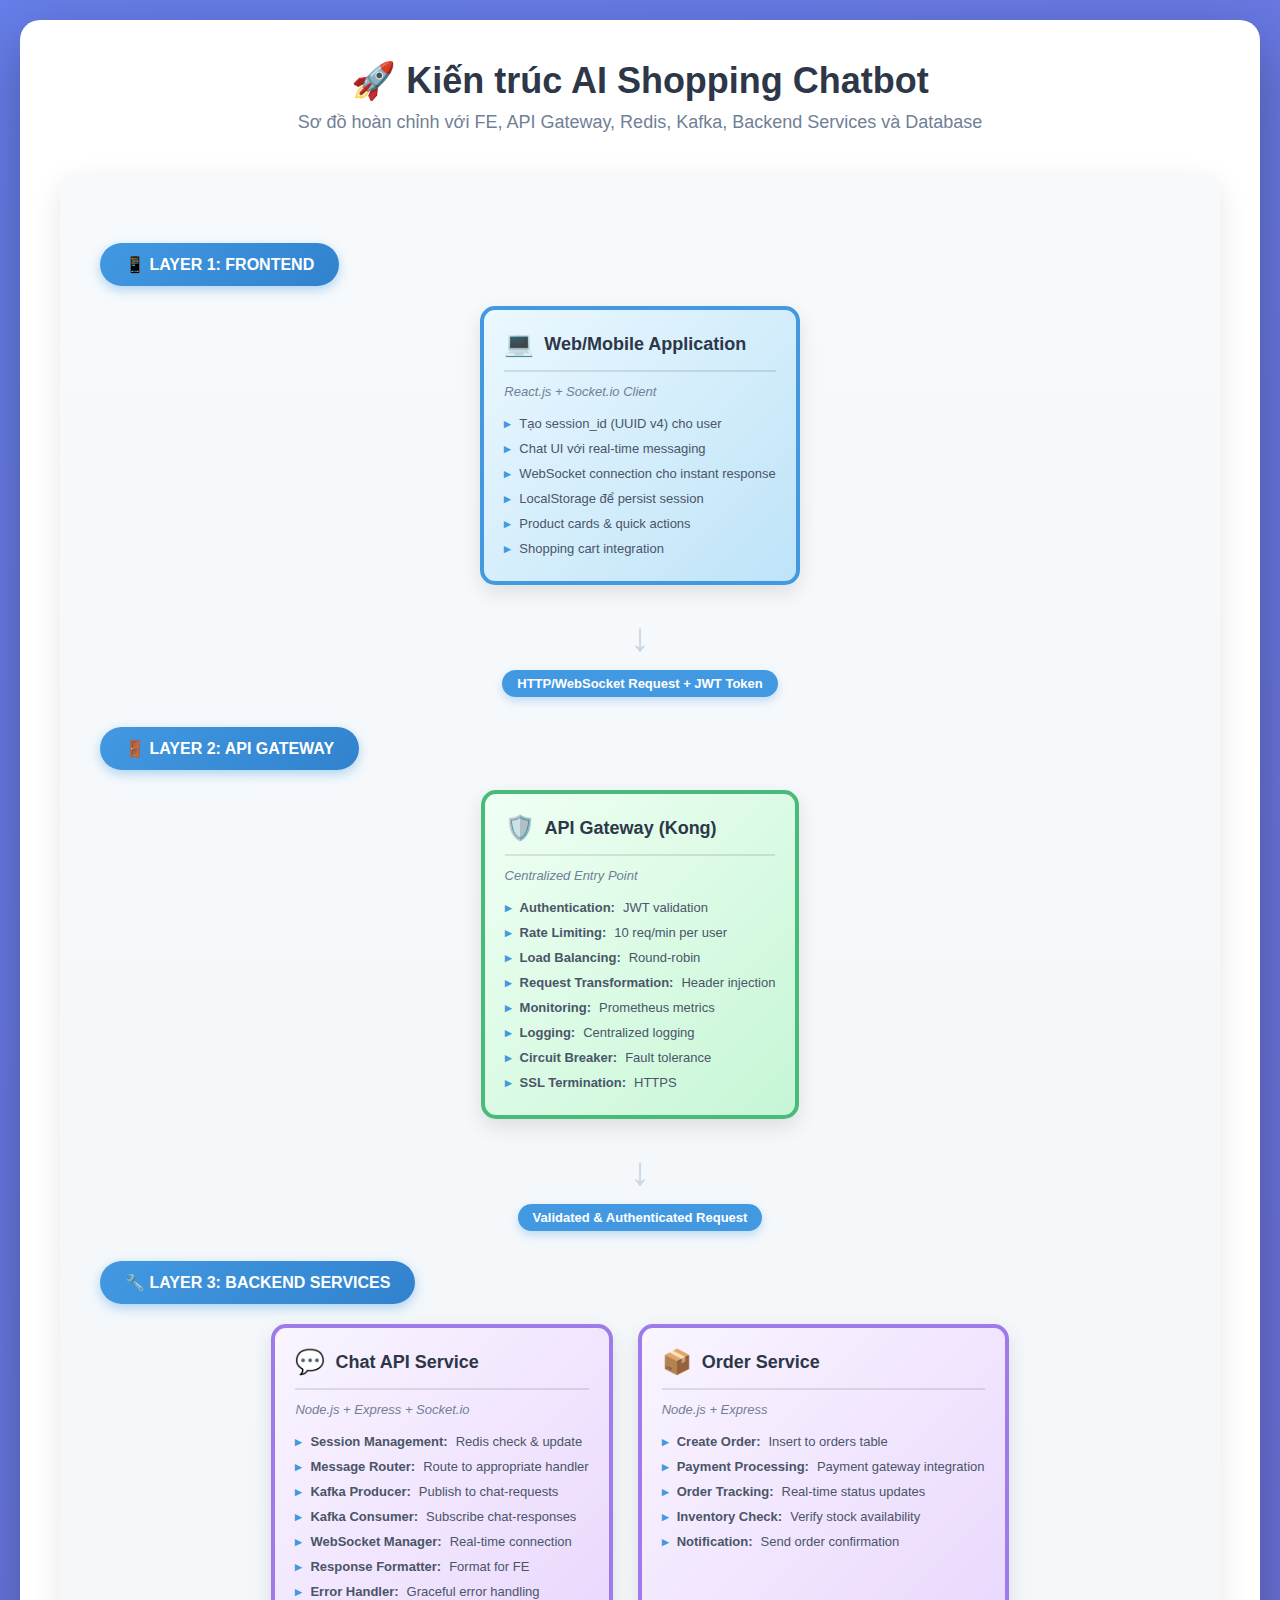
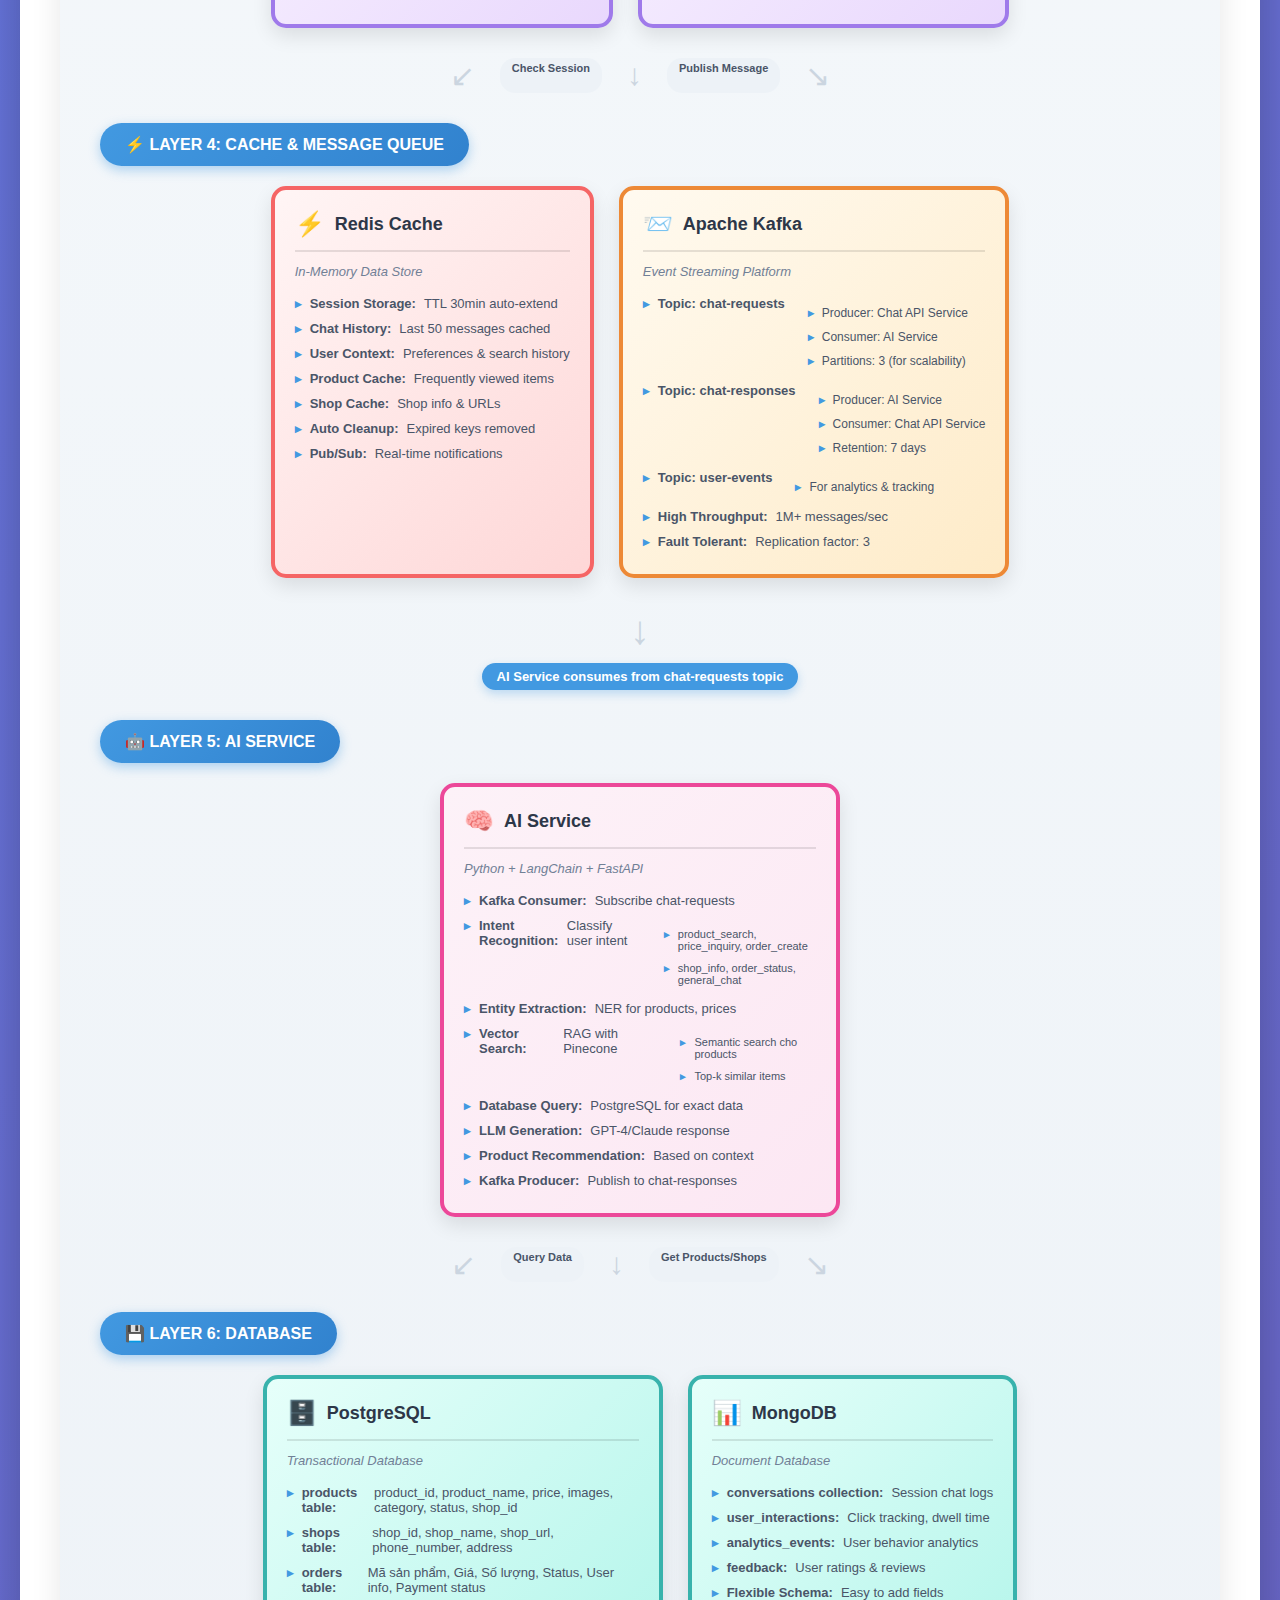
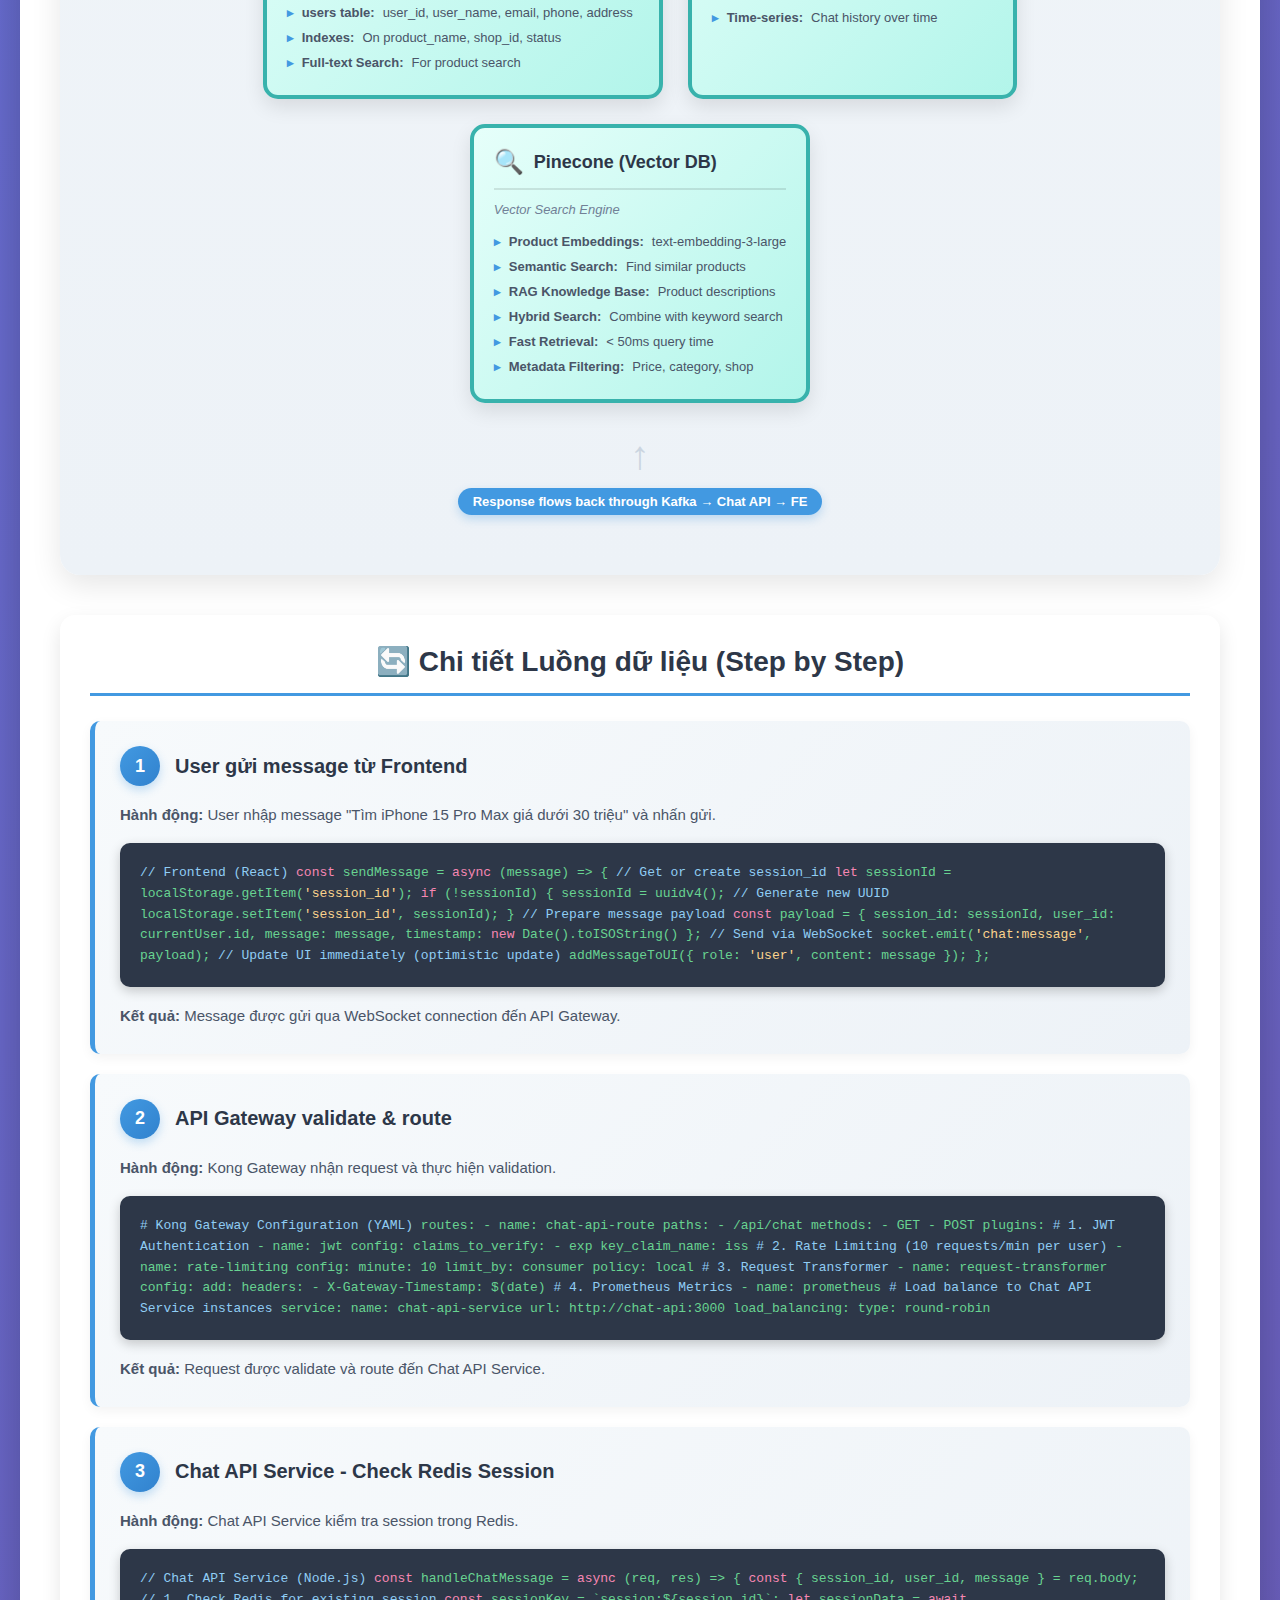
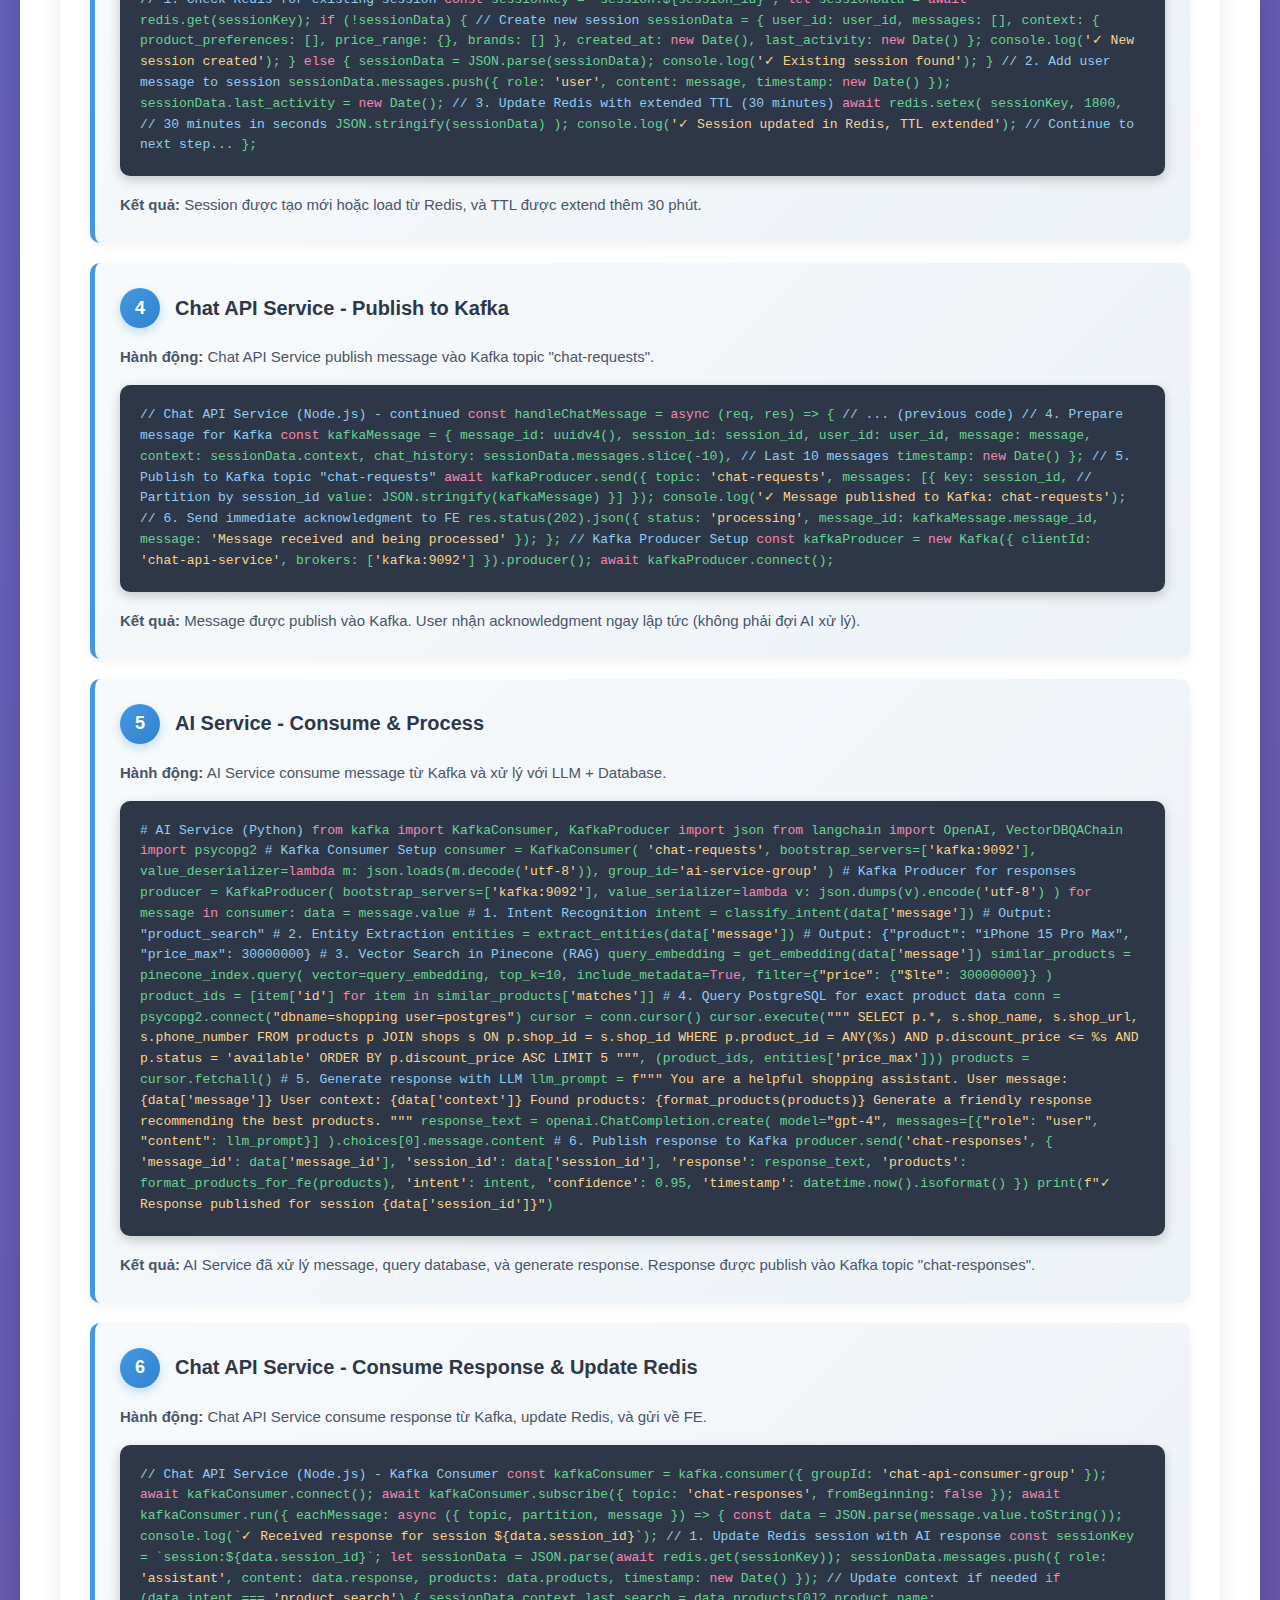
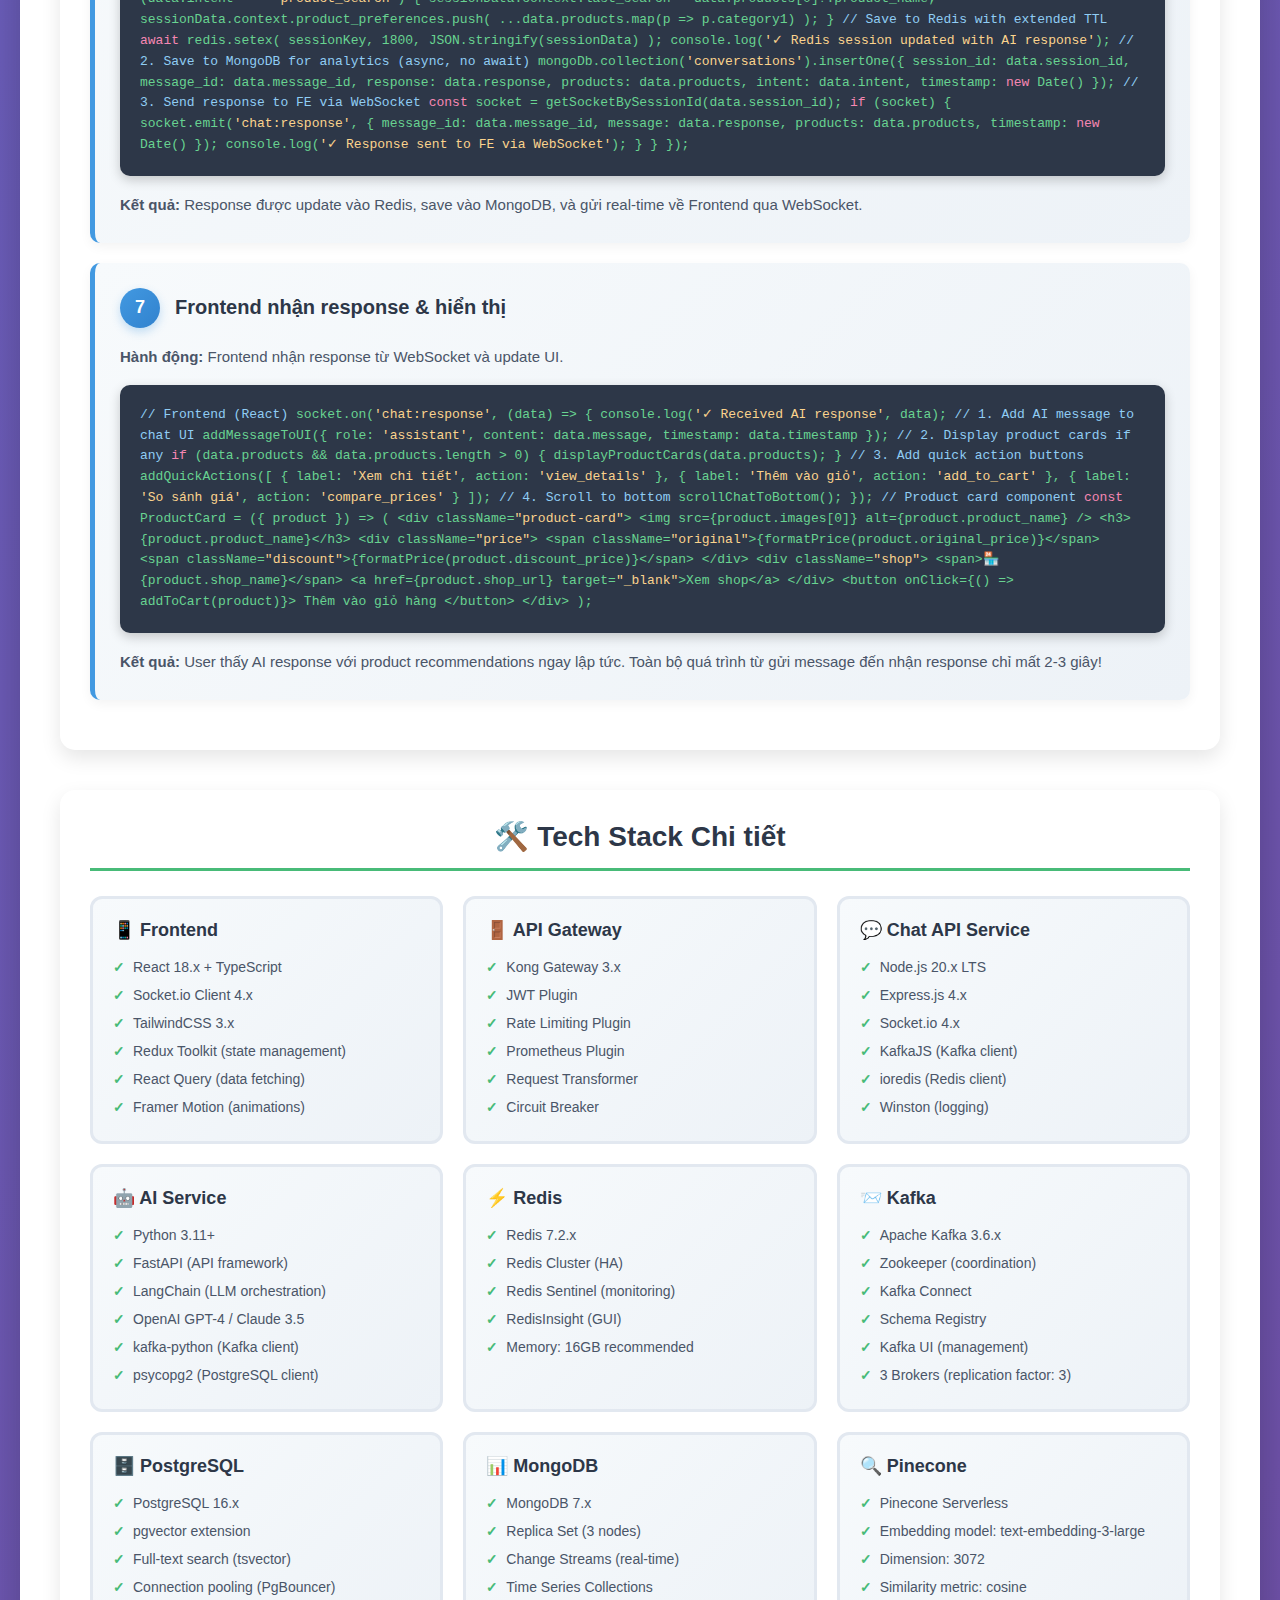
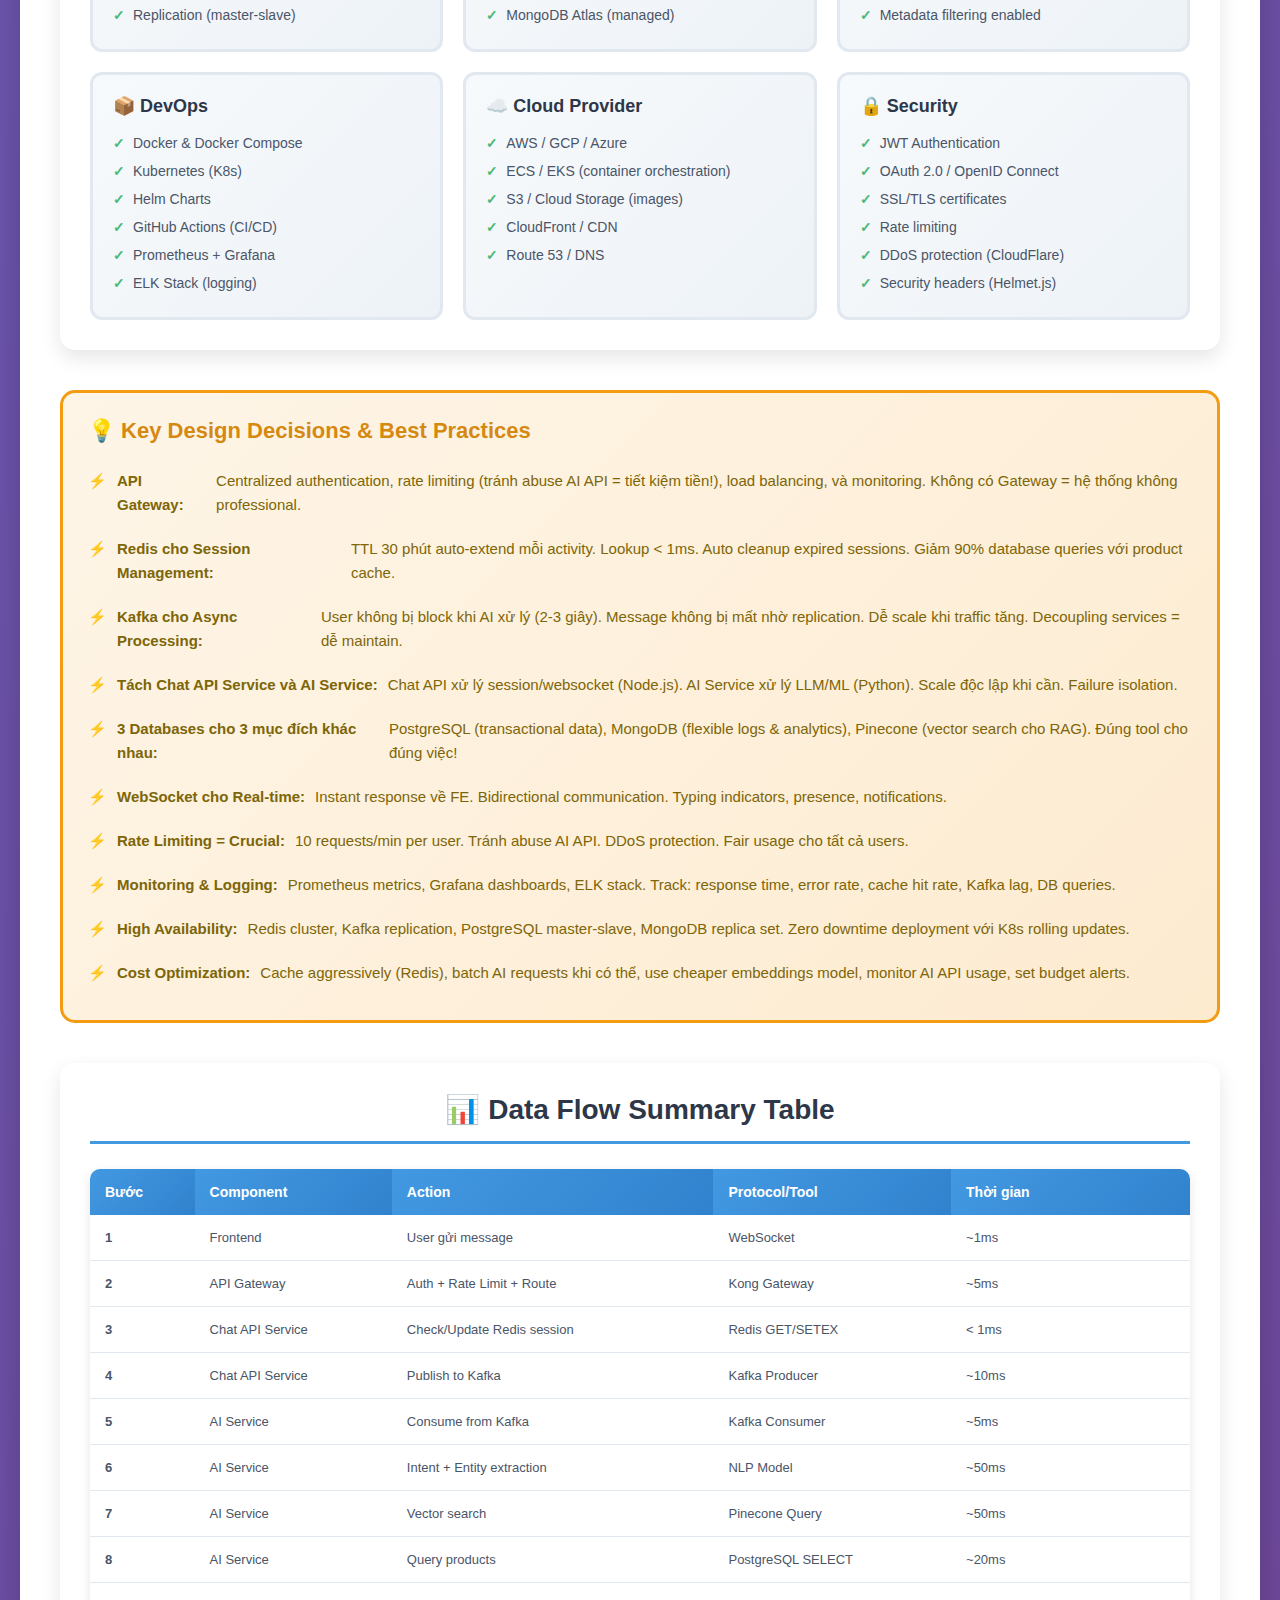
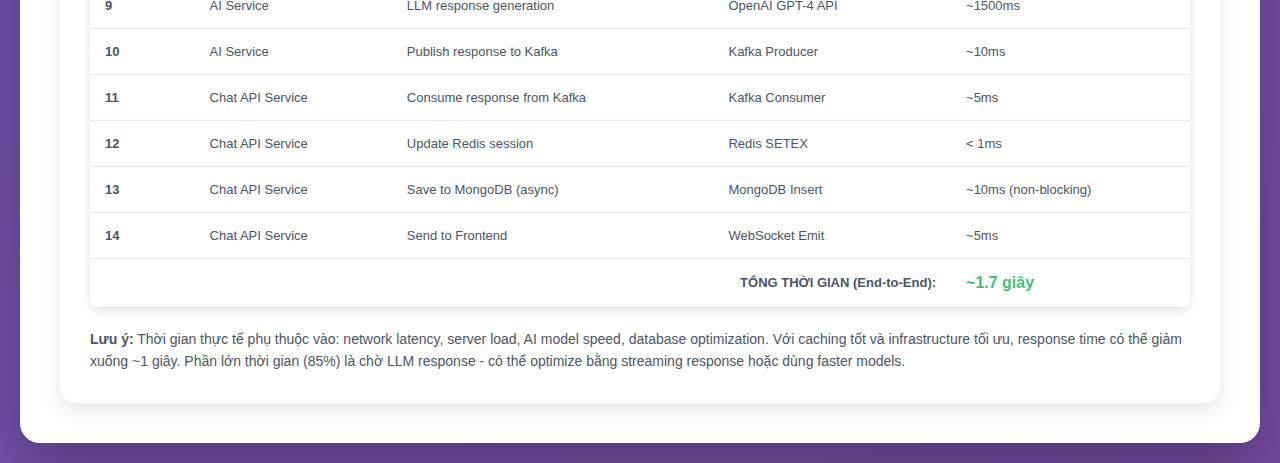
<file: app/flow.html>
<!DOCTYPE html>
<html lang="vi">
<head>
    <meta charset="UTF-8">
    <meta name="viewport" content="width=device-width, initial-scale=1.0">
    <title>Kiến trúc AI Shopping Chatbot - Sơ đồ Hoàn chỉnh</title>
    <style>
        * {
            margin: 0;
            padding: 0;
            box-sizing: border-box;
        }
        
        body {
            font-family: 'Segoe UI', Tahoma, Geneva, Verdana, sans-serif;
            background: linear-gradient(135deg, #667eea 0%, #764ba2 100%);
            padding: 20px;
            min-height: 100vh;
        }
        
        .container {
            max-width: 1800px;
            margin: 0 auto;
            background: white;
            border-radius: 20px;
            padding: 40px;
            box-shadow: 0 20px 60px rgba(0,0,0,0.3);
        }
        
        h1 {
            text-align: center;
            color: #2d3748;
            margin-bottom: 10px;
            font-size: 36px;
            font-weight: bold;
        }
        
        .subtitle {
            text-align: center;
            color: #718096;
            margin-bottom: 40px;
            font-size: 18px;
        }
        
        .architecture-diagram {
            background: linear-gradient(to bottom, #f7fafc, #edf2f7);
            border-radius: 20px;
            padding: 40px;
            margin-bottom: 40px;
            box-shadow: 0 10px 30px rgba(0,0,0,0.1);
        }
        
        .layer {
            margin: 30px 0;
            position: relative;
        }
        
        .layer-title {
            background: linear-gradient(135deg, #4299e1, #3182ce);
            color: white;
            padding: 12px 25px;
            border-radius: 30px;
            font-weight: bold;
            font-size: 16px;
            display: inline-block;
            margin-bottom: 20px;
            box-shadow: 0 4px 12px rgba(66, 153, 225, 0.4);
        }
        
        .components-row {
            display: flex;
            justify-content: center;
            gap: 25px;
            flex-wrap: wrap;
            position: relative;
        }
        
        .component {
            background: white;
            border: 4px solid;
            border-radius: 15px;
            padding: 20px;
            min-width: 250px;
            max-width: 400px;
            box-shadow: 0 8px 20px rgba(0,0,0,0.1);
            transition: all 0.3s ease;
            position: relative;
        }
        
        .component:hover {
            transform: translateY(-5px);
            box-shadow: 0 12px 30px rgba(0,0,0,0.15);
        }
        
        .component-header {
            display: flex;
            align-items: center;
            gap: 10px;
            margin-bottom: 12px;
            padding-bottom: 12px;
            border-bottom: 2px solid rgba(0,0,0,0.1);
        }
        
        .component-icon {
            font-size: 24px;
        }
        
        .component-title {
            font-size: 18px;
            font-weight: bold;
            color: #2d3748;
        }
        
        .component-subtitle {
            font-size: 13px;
            color: #718096;
            margin-bottom: 12px;
            font-style: italic;
        }
        
        .component-features {
            list-style: none;
            padding: 0;
        }
        
        .component-features li {
            padding: 5px 0;
            font-size: 13px;
            color: #4a5568;
            display: flex;
            align-items: flex-start;
            gap: 8px;
        }
        
        .component-features li:before {
            content: "▸";
            color: #4299e1;
            font-weight: bold;
            flex-shrink: 0;
        }
        
        .component.frontend {
            border-color: #4299e1;
            background: linear-gradient(135deg, #ebf8ff 0%, #bee3f8 100%);
        }
        
        .component.gateway {
            border-color: #48bb78;
            background: linear-gradient(135deg, #f0fff4 0%, #c6f6d5 100%);
        }
        
        .component.redis {
            border-color: #f56565;
            background: linear-gradient(135deg, #fff5f5 0%, #fed7d7 100%);
        }
        
        .component.kafka {
            border-color: #ed8936;
            background: linear-gradient(135deg, #fffaf0 0%, #feebc8 100%);
        }
        
        .component.backend {
            border-color: #9f7aea;
            background: linear-gradient(135deg, #faf5ff 0%, #e9d8fd 100%);
        }
        
        .component.ai {
            border-color: #ec4899;
            background: linear-gradient(135deg, #fdf2f8 0%, #fce7f3 100%);
        }
        
        .component.database {
            border-color: #38b2ac;
            background: linear-gradient(135deg, #e6fffa 0%, #b2f5ea 100%);
        }
        
        .arrow-container {
            text-align: center;
            margin: 20px 0;
            position: relative;
        }
        
        .arrow {
            font-size: 40px;
            color: #cbd5e0;
            animation: bounce 2s infinite;
        }
        
        @keyframes bounce {
            0%, 100% { transform: translateY(0); }
            50% { transform: translateY(-10px); }
        }
        
        .arrow-label {
            display: inline-block;
            background: #4299e1;
            color: white;
            padding: 6px 15px;
            border-radius: 20px;
            font-size: 13px;
            font-weight: bold;
            margin-top: 10px;
            box-shadow: 0 4px 10px rgba(66, 153, 225, 0.3);
        }
        
        .connection-arrows {
            text-align: center;
            font-size: 30px;
            color: #cbd5e0;
            margin: 15px 0;
            display: flex;
            justify-content: center;
            gap: 20px;
        }
        
        .connection-label {
            background: #edf2f7;
            color: #4a5568;
            padding: 4px 12px;
            border-radius: 15px;
            font-size: 11px;
            font-weight: bold;
            display: inline-block;
            margin: 0 5px;
        }
        
        .flow-details {
            background: white;
            border-radius: 15px;
            padding: 30px;
            margin-top: 40px;
            box-shadow: 0 8px 20px rgba(0,0,0,0.1);
        }
        
        .flow-details h2 {
            color: #2d3748;
            margin-bottom: 25px;
            font-size: 28px;
            text-align: center;
            border-bottom: 3px solid #4299e1;
            padding-bottom: 15px;
        }
        
        .flow-step {
            background: linear-gradient(135deg, #f7fafc 0%, #edf2f7 100%);
            border-left: 5px solid #4299e1;
            border-radius: 10px;
            padding: 25px;
            margin: 20px 0;
            box-shadow: 0 4px 12px rgba(0,0,0,0.05);
        }
        
        .flow-step-header {
            display: flex;
            align-items: center;
            gap: 15px;
            margin-bottom: 15px;
        }
        
        .step-number {
            background: linear-gradient(135deg, #4299e1, #3182ce);
            color: white;
            width: 40px;
            height: 40px;
            border-radius: 50%;
            display: flex;
            align-items: center;
            justify-content: center;
            font-weight: bold;
            font-size: 18px;
            box-shadow: 0 4px 10px rgba(66, 153, 225, 0.3);
        }
        
        .flow-step h3 {
            color: #2d3748;
            font-size: 20px;
            flex: 1;
        }
        
        .flow-step-content {
            color: #4a5568;
            line-height: 1.8;
            font-size: 15px;
        }
        
        .code-block {
            background: #2d3748;
            color: #68d391;
            padding: 20px;
            border-radius: 10px;
            overflow-x: auto;
            font-family: 'Courier New', monospace;
            font-size: 13px;
            margin: 15px 0;
            line-height: 1.6;
            box-shadow: 0 4px 12px rgba(0,0,0,0.2);
        }
        
        .code-block .comment {
            color: #90cdf4;
        }
        
        .code-block .keyword {
            color: #f687b3;
        }
        
        .code-block .string {
            color: #fbd38d;
        }
        
        .tech-stack {
            background: white;
            border-radius: 15px;
            padding: 30px;
            margin-top: 40px;
            box-shadow: 0 8px 20px rgba(0,0,0,0.1);
        }
        
        .tech-stack h2 {
            color: #2d3748;
            margin-bottom: 25px;
            font-size: 28px;
            text-align: center;
            border-bottom: 3px solid #48bb78;
            padding-bottom: 15px;
        }
        
        .tech-grid {
            display: grid;
            grid-template-columns: repeat(auto-fit, minmax(300px, 1fr));
            gap: 20px;
            margin-top: 25px;
        }
        
        .tech-card {
            background: linear-gradient(135deg, #f7fafc 0%, #edf2f7 100%);
            border: 3px solid #e2e8f0;
            border-radius: 12px;
            padding: 20px;
            transition: all 0.3s ease;
        }
        
        .tech-card:hover {
            transform: translateY(-3px);
            box-shadow: 0 8px 20px rgba(0,0,0,0.1);
            border-color: #4299e1;
        }
        
        .tech-card h4 {
            color: #2d3748;
            font-size: 18px;
            margin-bottom: 12px;
            display: flex;
            align-items: center;
            gap: 10px;
        }
        
        .tech-card ul {
            list-style: none;
            padding: 0;
        }
        
        .tech-card li {
            padding: 6px 0;
            font-size: 14px;
            color: #4a5568;
            display: flex;
            align-items: center;
            gap: 8px;
        }
        
        .tech-card li:before {
            content: "✓";
            color: #48bb78;
            font-weight: bold;
        }
        
        .highlight-box {
            background: linear-gradient(135deg, #fef5e7, #fdebd0);
            border: 3px solid #f39c12;
            border-radius: 15px;
            padding: 25px;
            margin-top: 40px;
        }
        
        .highlight-box h3 {
            color: #d68910;
            margin-bottom: 15px;
            font-size: 22px;
            display: flex;
            align-items: center;
            gap: 10px;
        }
        
        .highlight-box ul {
            list-style: none;
            padding: 0;
        }
        
        .highlight-box li {
            padding: 10px 0;
            color: #7d6608;
            font-size: 15px;
            line-height: 1.6;
            display: flex;
            align-items: flex-start;
            gap: 10px;
        }
        
        .highlight-box li:before {
            content: "⚡";
            flex-shrink: 0;
        }
        
        .data-flow-table {
            width: 100%;
            border-collapse: collapse;
            margin: 20px 0;
            background: white;
            border-radius: 10px;
            overflow: hidden;
            box-shadow: 0 4px 12px rgba(0,0,0,0.1);
        }
        
        .data-flow-table th {
            background: linear-gradient(135deg, #4299e1, #3182ce);
            color: white;
            padding: 15px;
            text-align: left;
            font-size: 14px;
            font-weight: bold;
        }
        
        .data-flow-table td {
            padding: 15px;
            border-bottom: 1px solid #e2e8f0;
            font-size: 13px;
            color: #4a5568;
        }
        
        .data-flow-table tr:hover {
            background: #f7fafc;
        }
        
        .summary-box {
            background: linear-gradient(135deg, #2d3748, #1a202c);
            color: white;
            border-radius: 20px;
            padding: 40px;
            margin-top: 50px;
            text-align: center;
            box-shadow: 0 10px 30px rgba(0,0,0,0.3);
        }
        
        .summary-box h2 {
            font-size: 32px;
            margin-bottom: 20px;
            color: #68d391;
        }
        
        .summary-box p {
            font-size: 18px;
            line-height: 1.8;
            max-width: 1000px;
            margin: 0 auto 20px;
            color: #e2e8f0;
        }
        
        .summary-stats {
            display: flex;
            justify-content: center;
            gap: 40px;
            margin-top: 30px;
            flex-wrap: wrap;
        }
        
        .stat-item {
            text-align: center;
        }
        
        .stat-number {
            font-size: 48px;
            font-weight: bold;
            color: #68d391;
            display: block;
        }
        
        .stat-label {
            font-size: 14px;
            color: #cbd5e0;
            margin-top: 5px;
        }
    </style>
</head>
<body>
    <div class="container">
        <h1>🚀 Kiến trúc AI Shopping Chatbot</h1>
        <p class="subtitle">Sơ đồ hoàn chỉnh với FE, API Gateway, Redis, Kafka, Backend Services và Database</p>
        
        <div class="architecture-diagram">
            <!-- Layer 1: Frontend -->
            <div class="layer">
                <div class="layer-title">📱 LAYER 1: FRONTEND</div>
                <div class="components-row">
                    <div class="component frontend">
                        <div class="component-header">
                            <span class="component-icon">💻</span>
                            <span class="component-title">Web/Mobile Application</span>
                        </div>
                        <div class="component-subtitle">React.js + Socket.io Client</div>
                        <ul class="component-features">
                            <li>Tạo session_id (UUID v4) cho user</li>
                            <li>Chat UI với real-time messaging</li>
                            <li>WebSocket connection cho instant response</li>
                            <li>LocalStorage để persist session</li>
                            <li>Product cards & quick actions</li>
                            <li>Shopping cart integration</li>
                        </ul>
                    </div>
                </div>
            </div>
            
            <div class="arrow-container">
                <div class="arrow">↓</div>
                <div class="arrow-label">HTTP/WebSocket Request + JWT Token</div>
            </div>
            
            <!-- Layer 2: API Gateway -->
            <div class="layer">
                <div class="layer-title">🚪 LAYER 2: API GATEWAY</div>
                <div class="components-row">
                    <div class="component gateway">
                        <div class="component-header">
                            <span class="component-icon">🛡️</span>
                            <span class="component-title">API Gateway (Kong)</span>
                        </div>
                        <div class="component-subtitle">Centralized Entry Point</div>
                        <ul class="component-features">
                            <li><strong>Authentication:</strong> JWT validation</li>
                            <li><strong>Rate Limiting:</strong> 10 req/min per user</li>
                            <li><strong>Load Balancing:</strong> Round-robin</li>
                            <li><strong>Request Transformation:</strong> Header injection</li>
                            <li><strong>Monitoring:</strong> Prometheus metrics</li>
                            <li><strong>Logging:</strong> Centralized logging</li>
                            <li><strong>Circuit Breaker:</strong> Fault tolerance</li>
                            <li><strong>SSL Termination:</strong> HTTPS</li>
                        </ul>
                    </div>
                </div>
            </div>
            
            <div class="arrow-container">
                <div class="arrow">↓</div>
                <div class="arrow-label">Validated & Authenticated Request</div>
            </div>
            
            <!-- Layer 3: Backend Services -->
            <div class="layer">
                <div class="layer-title">🔧 LAYER 3: BACKEND SERVICES</div>
                <div class="components-row">
                    <div class="component backend">
                        <div class="component-header">
                            <span class="component-icon">💬</span>
                            <span class="component-title">Chat API Service</span>
                        </div>
                        <div class="component-subtitle">Node.js + Express + Socket.io</div>
                        <ul class="component-features">
                            <li><strong>Session Management:</strong> Redis check & update</li>
                            <li><strong>Message Router:</strong> Route to appropriate handler</li>
                            <li><strong>Kafka Producer:</strong> Publish to chat-requests</li>
                            <li><strong>Kafka Consumer:</strong> Subscribe chat-responses</li>
                            <li><strong>WebSocket Manager:</strong> Real-time connection</li>
                            <li><strong>Response Formatter:</strong> Format for FE</li>
                            <li><strong>Error Handler:</strong> Graceful error handling</li>
                        </ul>
                    </div>
                    
                    <div class="component backend">
                        <div class="component-header">
                            <span class="component-icon">📦</span>
                            <span class="component-title">Order Service</span>
                        </div>
                        <div class="component-subtitle">Node.js + Express</div>
                        <ul class="component-features">
                            <li><strong>Create Order:</strong> Insert to orders table</li>
                            <li><strong>Payment Processing:</strong> Payment gateway integration</li>
                            <li><strong>Order Tracking:</strong> Real-time status updates</li>
                            <li><strong>Inventory Check:</strong> Verify stock availability</li>
                            <li><strong>Notification:</strong> Send order confirmation</li>
                        </ul>
                    </div>
                </div>
            </div>
            
            <div class="connection-arrows">
                <span>↙</span>
                <span class="connection-label">Check Session</span>
                <span>↓</span>
                <span class="connection-label">Publish Message</span>
                <span>↘</span>
            </div>
            
            <!-- Layer 4: Cache & Message Queue -->
            <div class="layer">
                <div class="layer-title">⚡ LAYER 4: CACHE & MESSAGE QUEUE</div>
                <div class="components-row">
                    <div class="component redis">
                        <div class="component-header">
                            <span class="component-icon">⚡</span>
                            <span class="component-title">Redis Cache</span>
                        </div>
                        <div class="component-subtitle">In-Memory Data Store</div>
                        <ul class="component-features">
                            <li><strong>Session Storage:</strong> TTL 30min auto-extend</li>
                            <li><strong>Chat History:</strong> Last 50 messages cached</li>
                            <li><strong>User Context:</strong> Preferences & search history</li>
                            <li><strong>Product Cache:</strong> Frequently viewed items</li>
                            <li><strong>Shop Cache:</strong> Shop info & URLs</li>
                            <li><strong>Auto Cleanup:</strong> Expired keys removed</li>
                            <li><strong>Pub/Sub:</strong> Real-time notifications</li>
                        </ul>
                    </div>
                    
                    <div class="component kafka">
                        <div class="component-header">
                            <span class="component-icon">📨</span>
                            <span class="component-title">Apache Kafka</span>
                        </div>
                        <div class="component-subtitle">Event Streaming Platform</div>
                        <ul class="component-features">
                            <li><strong>Topic: chat-requests</strong>
                                <ul style="margin-left: 15px; margin-top: 5px;">
                                    <li style="font-size: 12px;">Producer: Chat API Service</li>
                                    <li style="font-size: 12px;">Consumer: AI Service</li>
                                    <li style="font-size: 12px;">Partitions: 3 (for scalability)</li>
                                </ul>
                            </li>
                            <li><strong>Topic: chat-responses</strong>
                                <ul style="margin-left: 15px; margin-top: 5px;">
                                    <li style="font-size: 12px;">Producer: AI Service</li>
                                    <li style="font-size: 12px;">Consumer: Chat API Service</li>
                                    <li style="font-size: 12px;">Retention: 7 days</li>
                                </ul>
                            </li>
                            <li><strong>Topic: user-events</strong>
                                <ul style="margin-left: 15px; margin-top: 5px;">
                                    <li style="font-size: 12px;">For analytics & tracking</li>
                                </ul>
                            </li>
                            <li><strong>High Throughput:</strong> 1M+ messages/sec</li>
                            <li><strong>Fault Tolerant:</strong> Replication factor: 3</li>
                        </ul>
                    </div>
                </div>
            </div>
            
            <div class="arrow-container">
                <div class="arrow">↓</div>
                <div class="arrow-label">AI Service consumes from chat-requests topic</div>
            </div>
            
            <!-- Layer 5: AI Service -->
            <div class="layer">
                <div class="layer-title">🤖 LAYER 5: AI SERVICE</div>
                <div class="components-row">
                    <div class="component ai">
                        <div class="component-header">
                            <span class="component-icon">🧠</span>
                            <span class="component-title">AI Service</span>
                        </div>
                        <div class="component-subtitle">Python + LangChain + FastAPI</div>
                        <ul class="component-features">
                            <li><strong>Kafka Consumer:</strong> Subscribe chat-requests</li>
                            <li><strong>Intent Recognition:</strong> Classify user intent
                                <ul style="margin-left: 15px; margin-top: 5px;">
                                    <li style="font-size: 11px;">product_search, price_inquiry, order_create</li>
                                    <li style="font-size: 11px;">shop_info, order_status, general_chat</li>
                                </ul>
                            </li>
                            <li><strong>Entity Extraction:</strong> NER for products, prices</li>
                            <li><strong>Vector Search:</strong> RAG with Pinecone
                                <ul style="margin-left: 15px; margin-top: 5px;">
                                    <li style="font-size: 11px;">Semantic search cho products</li>
                                    <li style="font-size: 11px;">Top-k similar items</li>
                                </ul>
                            </li>
                            <li><strong>Database Query:</strong> PostgreSQL for exact data</li>
                            <li><strong>LLM Generation:</strong> GPT-4/Claude response</li>
                            <li><strong>Product Recommendation:</strong> Based on context</li>
                            <li><strong>Kafka Producer:</strong> Publish to chat-responses</li>
                        </ul>
                    </div>
                </div>
            </div>
            
            <div class="connection-arrows">
                <span>↙</span>
                <span class="connection-label">Query Data</span>
                <span>↓</span>
                <span class="connection-label">Get Products/Shops</span>
                <span>↘</span>
            </div>
            
            <!-- Layer 6: Database -->
            <div class="layer">
                <div class="layer-title">💾 LAYER 6: DATABASE</div>
                <div class="components-row">
                    <div class="component database">
                        <div class="component-header">
                            <span class="component-icon">🗄️</span>
                            <span class="component-title">PostgreSQL</span>
                        </div>
                        <div class="component-subtitle">Transactional Database</div>
                        <ul class="component-features">
                            <li><strong>products table:</strong> product_id, product_name, price, images, category, status, shop_id</li>
                            <li><strong>shops table:</strong> shop_id, shop_name, shop_url, phone_number, address</li>
                            <li><strong>orders table:</strong> Mã sản phẩm, Giá, Số lượng, Status, User info, Payment status</li>
                            <li><strong>users table:</strong> user_id, user_name, email, phone, address</li>
                            <li><strong>Indexes:</strong> On product_name, shop_id, status</li>
                            <li><strong>Full-text Search:</strong> For product search</li>
                        </ul>
                    </div>
                    
                    <div class="component database">
                        <div class="component-header">
                            <span class="component-icon">📊</span>
                            <span class="component-title">MongoDB</span>
                        </div>
                        <div class="component-subtitle">Document Database</div>
                        <ul class="component-features">
                            <li><strong>conversations collection:</strong> Session chat logs</li>
                            <li><strong>user_interactions:</strong> Click tracking, dwell time</li>
                            <li><strong>analytics_events:</strong> User behavior analytics</li>
                            <li><strong>feedback:</strong> User ratings & reviews</li>
                            <li><strong>Flexible Schema:</strong> Easy to add fields</li>
                            <li><strong>Time-series:</strong> Chat history over time</li>
                        </ul>
                    </div>
                    
                    <div class="component database">
                        <div class="component-header">
                            <span class="component-icon">🔍</span>
                            <span class="component-title">Pinecone (Vector DB)</span>
                        </div>
                        <div class="component-subtitle">Vector Search Engine</div>
                        <ul class="component-features">
                            <li><strong>Product Embeddings:</strong> text-embedding-3-large</li>
                            <li><strong>Semantic Search:</strong> Find similar products</li>
                            <li><strong>RAG Knowledge Base:</strong> Product descriptions</li>
                            <li><strong>Hybrid Search:</strong> Combine with keyword search</li>
                            <li><strong>Fast Retrieval:</strong> < 50ms query time</li>
                            <li><strong>Metadata Filtering:</strong> Price, category, shop</li>
                        </ul>
                    </div>
                </div>
            </div>
            
            <div class="arrow-container">
                <div class="arrow">↑</div>
                <div class="arrow-label">Response flows back through Kafka → Chat API → FE</div>
            </div>
        </div>
        
        <div class="flow-details">
            <h2>🔄 Chi tiết Luồng dữ liệu (Step by Step)</h2>
            
            <div class="flow-step">
                <div class="flow-step-header">
                    <div class="step-number">1</div>
                    <h3>User gửi message từ Frontend</h3>
                </div>
                <div class="flow-step-content">
                    <p><strong>Hành động:</strong> User nhập message "Tìm iPhone 15 Pro Max giá dưới 30 triệu" và nhấn gửi.</p>
                    <div class="code-block">
<span class="comment">// Frontend (React)</span>
<span class="keyword">const</span> sendMessage = <span class="keyword">async</span> (message) => {
  <span class="comment">// Get or create session_id</span>
  <span class="keyword">let</span> sessionId = localStorage.getItem(<span class="string">'session_id'</span>);
  <span class="keyword">if</span> (!sessionId) {
    sessionId = uuidv4(); <span class="comment">// Generate new UUID</span>
    localStorage.setItem(<span class="string">'session_id'</span>, sessionId);
  }
  
  <span class="comment">// Prepare message payload</span>
  <span class="keyword">const</span> payload = {
    session_id: sessionId,
    user_id: currentUser.id,
    message: message,
    timestamp: <span class="keyword">new</span> Date().toISOString()
  };
  
  <span class="comment">// Send via WebSocket</span>
  socket.emit(<span class="string">'chat:message'</span>, payload);
  
  <span class="comment">// Update UI immediately (optimistic update)</span>
  addMessageToUI({ role: <span class="string">'user'</span>, content: message });
};
                    </div>
                    <p><strong>Kết quả:</strong> Message được gửi qua WebSocket connection đến API Gateway.</p>
                </div>
            </div>
            
            <div class="flow-step">
                <div class="flow-step-header">
                    <div class="step-number">2</div>
                    <h3>API Gateway validate & route</h3>
                </div>
                <div class="flow-step-content">
                    <p><strong>Hành động:</strong> Kong Gateway nhận request và thực hiện validation.</p>
                    <div class="code-block">
<span class="comment"># Kong Gateway Configuration (YAML)</span>
routes:
  - name: chat-api-route
    paths:
      - /api/chat
    methods:
      - GET
      - POST
    plugins:
      <span class="comment"># 1. JWT Authentication</span>
      - name: jwt
        config:
          claims_to_verify:
            - exp
          key_claim_name: iss
      
      <span class="comment"># 2. Rate Limiting (10 requests/min per user)</span>
      - name: rate-limiting
        config:
          minute: 10
          limit_by: consumer
          policy: local
      
      <span class="comment"># 3. Request Transformer</span>
      - name: request-transformer
        config:
          add:
            headers:
              - X-Gateway-Timestamp: $(date)
      
      <span class="comment"># 4. Prometheus Metrics</span>
      - name: prometheus
    
    <span class="comment"># Load balance to Chat API Service instances</span>
    service:
      name: chat-api-service
      url: http://chat-api:3000
      load_balancing:
        type: round-robin
                    </div>
                    <p><strong>Kết quả:</strong> Request được validate và route đến Chat API Service.</p>
                </div>
            </div>
            
            <div class="flow-step">
                <div class="flow-step-header">
                    <div class="step-number">3</div>
                    <h3>Chat API Service - Check Redis Session</h3>
                </div>
                <div class="flow-step-content">
                    <p><strong>Hành động:</strong> Chat API Service kiểm tra session trong Redis.</p>
                    <div class="code-block">
<span class="comment">// Chat API Service (Node.js)</span>
<span class="keyword">const</span> handleChatMessage = <span class="keyword">async</span> (req, res) => {
  <span class="keyword">const</span> { session_id, user_id, message } = req.body;
  
  <span class="comment">// 1. Check Redis for existing session</span>
  <span class="keyword">const</span> sessionKey = `session:${session_id}`;
  <span class="keyword">let</span> sessionData = <span class="keyword">await</span> redis.get(sessionKey);
  
  <span class="keyword">if</span> (!sessionData) {
    <span class="comment">// Create new session</span>
    sessionData = {
      user_id: user_id,
      messages: [],
      context: {
        product_preferences: [],
        price_range: {},
        brands: []
      },
      created_at: <span class="keyword">new</span> Date(),
      last_activity: <span class="keyword">new</span> Date()
    };
    console.log(<span class="string">'✓ New session created'</span>);
  } <span class="keyword">else</span> {
    sessionData = JSON.parse(sessionData);
    console.log(<span class="string">'✓ Existing session found'</span>);
  }
  
  <span class="comment">// 2. Add user message to session</span>
  sessionData.messages.push({
    role: <span class="string">'user'</span>,
    content: message,
    timestamp: <span class="keyword">new</span> Date()
  });
  
  sessionData.last_activity = <span class="keyword">new</span> Date();
  
  <span class="comment">// 3. Update Redis with extended TTL (30 minutes)</span>
  <span class="keyword">await</span> redis.setex(
    sessionKey,
    1800, <span class="comment">// 30 minutes in seconds</span>
    JSON.stringify(sessionData)
  );
  
  console.log(<span class="string">'✓ Session updated in Redis, TTL extended'</span>);
  
  <span class="comment">// Continue to next step...</span>
};
                    </div>
                    <p><strong>Kết quả:</strong> Session được tạo mới hoặc load từ Redis, và TTL được extend thêm 30 phút.</p>
                </div>
            </div>
            
            <div class="flow-step">
                <div class="flow-step-header">
                    <div class="step-number">4</div>
                    <h3>Chat API Service - Publish to Kafka</h3>
                </div>
                <div class="flow-step-content">
                    <p><strong>Hành động:</strong> Chat API Service publish message vào Kafka topic "chat-requests".</p>
                    <div class="code-block">
<span class="comment">// Chat API Service (Node.js) - continued</span>
<span class="keyword">const</span> handleChatMessage = <span class="keyword">async</span> (req, res) => {
  <span class="comment">// ... (previous code)</span>
  
  <span class="comment">// 4. Prepare message for Kafka</span>
  <span class="keyword">const</span> kafkaMessage = {
    message_id: uuidv4(),
    session_id: session_id,
    user_id: user_id,
    message: message,
    context: sessionData.context,
    chat_history: sessionData.messages.slice(-10), <span class="comment">// Last 10 messages</span>
    timestamp: <span class="keyword">new</span> Date()
  };
  
  <span class="comment">// 5. Publish to Kafka topic "chat-requests"</span>
  <span class="keyword">await</span> kafkaProducer.send({
    topic: <span class="string">'chat-requests'</span>,
    messages: [{
      key: session_id, <span class="comment">// Partition by session_id</span>
      value: JSON.stringify(kafkaMessage)
    }]
  });
  
  console.log(<span class="string">'✓ Message published to Kafka: chat-requests'</span>);
  
  <span class="comment">// 6. Send immediate acknowledgment to FE</span>
  res.status(202).json({
    status: <span class="string">'processing'</span>,
    message_id: kafkaMessage.message_id,
    message: <span class="string">'Message received and being processed'</span>
  });
};

<span class="comment">// Kafka Producer Setup</span>
<span class="keyword">const</span> kafkaProducer = <span class="keyword">new</span> Kafka({
  clientId: <span class="string">'chat-api-service'</span>,
  brokers: [<span class="string">'kafka:9092'</span>]
}).producer();

<span class="keyword">await</span> kafkaProducer.connect();
                    </div>
                    <p><strong>Kết quả:</strong> Message được publish vào Kafka. User nhận acknowledgment ngay lập tức (không phải đợi AI xử lý).</p>
                </div>
            </div>
            
            <div class="flow-step">
                <div class="flow-step-header">
                    <div class="step-number">5</div>
                    <h3>AI Service - Consume & Process</h3>
                </div>
                <div class="flow-step-content">
                    <p><strong>Hành động:</strong> AI Service consume message từ Kafka và xử lý với LLM + Database.</p>
                    <div class="code-block">
<span class="comment"># AI Service (Python)</span>
<span class="keyword">from</span> kafka <span class="keyword">import</span> KafkaConsumer, KafkaProducer
<span class="keyword">import</span> json
<span class="keyword">from</span> langchain <span class="keyword">import</span> OpenAI, VectorDBQAChain
<span class="keyword">import</span> psycopg2

<span class="comment"># Kafka Consumer Setup</span>
consumer = KafkaConsumer(
    <span class="string">'chat-requests'</span>,
    bootstrap_servers=[<span class="string">'kafka:9092'</span>],
    value_deserializer=<span class="keyword">lambda</span> m: json.loads(m.decode(<span class="string">'utf-8'</span>)),
    group_id=<span class="string">'ai-service-group'</span>
)

<span class="comment"># Kafka Producer for responses</span>
producer = KafkaProducer(
    bootstrap_servers=[<span class="string">'kafka:9092'</span>],
    value_serializer=<span class="keyword">lambda</span> v: json.dumps(v).encode(<span class="string">'utf-8'</span>)
)

<span class="keyword">for</span> message <span class="keyword">in</span> consumer:
    data = message.value
    
    <span class="comment"># 1. Intent Recognition</span>
    intent = classify_intent(data[<span class="string">'message'</span>])
    <span class="comment"># Output: "product_search"</span>
    
    <span class="comment"># 2. Entity Extraction</span>
    entities = extract_entities(data[<span class="string">'message'</span>])
    <span class="comment"># Output: {"product": "iPhone 15 Pro Max", "price_max": 30000000}</span>
    
    <span class="comment"># 3. Vector Search in Pinecone (RAG)</span>
    query_embedding = get_embedding(data[<span class="string">'message'</span>])
    similar_products = pinecone_index.query(
        vector=query_embedding,
        top_k=10,
        include_metadata=<span class="keyword">True</span>,
        filter={<span class="string">"price"</span>: {<span class="string">"$lte"</span>: 30000000}}
    )
    
    product_ids = [item[<span class="string">'id'</span>] <span class="keyword">for</span> item <span class="keyword">in</span> similar_products[<span class="string">'matches'</span>]]
    
    <span class="comment"># 4. Query PostgreSQL for exact product data</span>
    conn = psycopg2.connect(<span class="string">"dbname=shopping user=postgres"</span>)
    cursor = conn.cursor()
    
    cursor.execute(<span class="string">"""
        SELECT p.*, s.shop_name, s.shop_url, s.phone_number
        FROM products p
        JOIN shops s ON p.shop_id = s.shop_id
        WHERE p.product_id = ANY(%s)
          AND p.discount_price <= %s
          AND p.status = 'available'
        ORDER BY p.discount_price ASC
        LIMIT 5
    """</span>, (product_ids, entities[<span class="string">'price_max'</span>]))
    
    products = cursor.fetchall()
    
    <span class="comment"># 5. Generate response with LLM</span>
    llm_prompt = <span class="string">f"""
    You are a helpful shopping assistant.
    
    User message: {data['message']}
    User context: {data['context']}
    
    Found products:
    {format_products(products)}
    
    Generate a friendly response recommending the best products.
    """</span>
    
    response_text = openai.ChatCompletion.create(
        model=<span class="string">"gpt-4"</span>,
        messages=[{<span class="string">"role"</span>: <span class="string">"user"</span>, <span class="string">"content"</span>: llm_prompt}]
    ).choices[0].message.content
    
    <span class="comment"># 6. Publish response to Kafka</span>
    producer.send(<span class="string">'chat-responses'</span>, {
        <span class="string">'message_id'</span>: data[<span class="string">'message_id'</span>],
        <span class="string">'session_id'</span>: data[<span class="string">'session_id'</span>],
        <span class="string">'response'</span>: response_text,
        <span class="string">'products'</span>: format_products_for_fe(products),
        <span class="string">'intent'</span>: intent,
        <span class="string">'confidence'</span>: 0.95,
        <span class="string">'timestamp'</span>: datetime.now().isoformat()
    })
    
    print(<span class="string">f"✓ Response published for session {data['session_id']}"</span>)
                    </div>
                    <p><strong>Kết quả:</strong> AI Service đã xử lý message, query database, và generate response. Response được publish vào Kafka topic "chat-responses".</p>
                </div>
            </div>
            
            <div class="flow-step">
                <div class="flow-step-header">
                    <div class="step-number">6</div>
                    <h3>Chat API Service - Consume Response & Update Redis</h3>
                </div>
                <div class="flow-step-content">
                    <p><strong>Hành động:</strong> Chat API Service consume response từ Kafka, update Redis, và gửi về FE.</p>
                    <div class="code-block">
<span class="comment">// Chat API Service (Node.js) - Kafka Consumer</span>
<span class="keyword">const</span> kafkaConsumer = kafka.consumer({ 
  groupId: <span class="string">'chat-api-consumer-group'</span> 
});

<span class="keyword">await</span> kafkaConsumer.connect();
<span class="keyword">await</span> kafkaConsumer.subscribe({ 
  topic: <span class="string">'chat-responses'</span>,
  fromBeginning: <span class="keyword">false</span>
});

<span class="keyword">await</span> kafkaConsumer.run({
  eachMessage: <span class="keyword">async</span> ({ topic, partition, message }) => {
    <span class="keyword">const</span> data = JSON.parse(message.value.toString());
    
    console.log(<span class="string">`✓ Received response for session ${data.session_id}`</span>);
    
    <span class="comment">// 1. Update Redis session with AI response</span>
    <span class="keyword">const</span> sessionKey = `session:${data.session_id}`;
    <span class="keyword">let</span> sessionData = JSON.parse(<span class="keyword">await</span> redis.get(sessionKey));
    
    sessionData.messages.push({
      role: <span class="string">'assistant'</span>,
      content: data.response,
      products: data.products,
      timestamp: <span class="keyword">new</span> Date()
    });
    
    <span class="comment">// Update context if needed</span>
    <span class="keyword">if</span> (data.intent === <span class="string">'product_search'</span>) {
      sessionData.context.last_search = data.products[0]?.product_name;
      sessionData.context.product_preferences.push(
        ...data.products.map(p => p.category1)
      );
    }
    
    <span class="comment">// Save to Redis with extended TTL</span>
    <span class="keyword">await</span> redis.setex(
      sessionKey,
      1800,
      JSON.stringify(sessionData)
    );
    
    console.log(<span class="string">'✓ Redis session updated with AI response'</span>);
    
    <span class="comment">// 2. Save to MongoDB for analytics (async, no await)</span>
    mongoDb.collection(<span class="string">'conversations'</span>).insertOne({
      session_id: data.session_id,
      message_id: data.message_id,
      response: data.response,
      products: data.products,
      intent: data.intent,
      timestamp: <span class="keyword">new</span> Date()
    });
    
    <span class="comment">// 3. Send response to FE via WebSocket</span>
    <span class="keyword">const</span> socket = getSocketBySessionId(data.session_id);
    <span class="keyword">if</span> (socket) {
      socket.emit(<span class="string">'chat:response'</span>, {
        message_id: data.message_id,
        message: data.response,
        products: data.products,
        timestamp: <span class="keyword">new</span> Date()
      });
      console.log(<span class="string">'✓ Response sent to FE via WebSocket'</span>);
    }
  }
});
                    </div>
                    <p><strong>Kết quả:</strong> Response được update vào Redis, save vào MongoDB, và gửi real-time về Frontend qua WebSocket.</p>
                </div>
            </div>
            
            <div class="flow-step">
                <div class="flow-step-header">
                    <div class="step-number">7</div>
                    <h3>Frontend nhận response & hiển thị</h3>
                </div>
                <div class="flow-step-content">
                    <p><strong>Hành động:</strong> Frontend nhận response từ WebSocket và update UI.</p>
                    <div class="code-block">
<span class="comment">// Frontend (React)</span>
socket.on(<span class="string">'chat:response'</span>, (data) => {
  console.log(<span class="string">'✓ Received AI response'</span>, data);
  
  <span class="comment">// 1. Add AI message to chat UI</span>
  addMessageToUI({
    role: <span class="string">'assistant'</span>,
    content: data.message,
    timestamp: data.timestamp
  });
  
  <span class="comment">// 2. Display product cards if any</span>
  <span class="keyword">if</span> (data.products && data.products.length > 0) {
    displayProductCards(data.products);
  }
  
  <span class="comment">// 3. Add quick action buttons</span>
  addQuickActions([
    { label: <span class="string">'Xem chi tiết'</span>, action: <span class="string">'view_details'</span> },
    { label: <span class="string">'Thêm vào giỏ'</span>, action: <span class="string">'add_to_cart'</span> },
    { label: <span class="string">'So sánh giá'</span>, action: <span class="string">'compare_prices'</span> }
  ]);
  
  <span class="comment">// 4. Scroll to bottom</span>
  scrollChatToBottom();
});

<span class="comment">// Product card component</span>
<span class="keyword">const</span> ProductCard = ({ product }) => (
  &lt;div className=<span class="string">"product-card"</span>&gt;
    &lt;img src={product.images[0]} alt={product.product_name} /&gt;
    &lt;h3&gt;{product.product_name}&lt;/h3&gt;
    &lt;div className=<span class="string">"price"</span>&gt;
      &lt;span className=<span class="string">"original"</span>&gt;{formatPrice(product.original_price)}&lt;/span&gt;
      &lt;span className=<span class="string">"discount"</span>&gt;{formatPrice(product.discount_price)}&lt;/span&gt;
    &lt;/div&gt;
    &lt;div className=<span class="string">"shop"</span>&gt;
      &lt;span&gt;🏪 {product.shop_name}&lt;/span&gt;
      &lt;a href={product.shop_url} target=<span class="string">"_blank"</span>&gt;Xem shop&lt;/a&gt;
    &lt;/div&gt;
    &lt;button onClick={() => addToCart(product)}&gt;
      Thêm vào giỏ hàng
    &lt;/button&gt;
  &lt;/div&gt;
);
                    </div>
                    <p><strong>Kết quả:</strong> User thấy AI response với product recommendations ngay lập tức. Toàn bộ quá trình từ gửi message đến nhận response chỉ mất 2-3 giây!</p>
                </div>
            </div>
        </div>
        
        <div class="tech-stack">
            <h2>🛠️ Tech Stack Chi tiết</h2>
            
            <div class="tech-grid">
                <div class="tech-card">
                    <h4>📱 Frontend</h4>
                    <ul>
                        <li>React 18.x + TypeScript</li>
                        <li>Socket.io Client 4.x</li>
                        <li>TailwindCSS 3.x</li>
                        <li>Redux Toolkit (state management)</li>
                        <li>React Query (data fetching)</li>
                        <li>Framer Motion (animations)</li>
                    </ul>
                </div>
                
                <div class="tech-card">
                    <h4>🚪 API Gateway</h4>
                    <ul>
                        <li>Kong Gateway 3.x</li>
                        <li>JWT Plugin</li>
                        <li>Rate Limiting Plugin</li>
                        <li>Prometheus Plugin</li>
                        <li>Request Transformer</li>
                        <li>Circuit Breaker</li>
                    </ul>
                </div>
                
                <div class="tech-card">
                    <h4>💬 Chat API Service</h4>
                    <ul>
                        <li>Node.js 20.x LTS</li>
                        <li>Express.js 4.x</li>
                        <li>Socket.io 4.x</li>
                        <li>KafkaJS (Kafka client)</li>
                        <li>ioredis (Redis client)</li>
                        <li>Winston (logging)</li>
                    </ul>
                </div>
                
                <div class="tech-card">
                    <h4>🤖 AI Service</h4>
                    <ul>
                        <li>Python 3.11+</li>
                        <li>FastAPI (API framework)</li>
                        <li>LangChain (LLM orchestration)</li>
                        <li>OpenAI GPT-4 / Claude 3.5</li>
                        <li>kafka-python (Kafka client)</li>
                        <li>psycopg2 (PostgreSQL client)</li>
                    </ul>
                </div>
                
                <div class="tech-card">
                    <h4>⚡ Redis</h4>
                    <ul>
                        <li>Redis 7.2.x</li>
                        <li>Redis Cluster (HA)</li>
                        <li>Redis Sentinel (monitoring)</li>
                        <li>RedisInsight (GUI)</li>
                        <li>Memory: 16GB recommended</li>
                    </ul>
                </div>
                
                <div class="tech-card">
                    <h4>📨 Kafka</h4>
                    <ul>
                        <li>Apache Kafka 3.6.x</li>
                        <li>Zookeeper (coordination)</li>
                        <li>Kafka Connect</li>
                        <li>Schema Registry</li>
                        <li>Kafka UI (management)</li>
                        <li>3 Brokers (replication factor: 3)</li>
                    </ul>
                </div>
                
                <div class="tech-card">
                    <h4>🗄️ PostgreSQL</h4>
                    <ul>
                        <li>PostgreSQL 16.x</li>
                        <li>pgvector extension</li>
                        <li>Full-text search (tsvector)</li>
                        <li>Connection pooling (PgBouncer)</li>
                        <li>Replication (master-slave)</li>
                    </ul>
                </div>
                
                <div class="tech-card">
                    <h4>📊 MongoDB</h4>
                    <ul>
                        <li>MongoDB 7.x</li>
                        <li>Replica Set (3 nodes)</li>
                        <li>Change Streams (real-time)</li>
                        <li>Time Series Collections</li>
                        <li>MongoDB Atlas (managed)</li>
                    </ul>
                </div>
                
                <div class="tech-card">
                    <h4>🔍 Pinecone</h4>
                    <ul>
                        <li>Pinecone Serverless</li>
                        <li>Embedding model: text-embedding-3-large</li>
                        <li>Dimension: 3072</li>
                        <li>Similarity metric: cosine</li>
                        <li>Metadata filtering enabled</li>
                    </ul>
                </div>
                
                <div class="tech-card">
                    <h4>📦 DevOps</h4>
                    <ul>
                        <li>Docker & Docker Compose</li>
                        <li>Kubernetes (K8s)</li>
                        <li>Helm Charts</li>
                        <li>GitHub Actions (CI/CD)</li>
                        <li>Prometheus + Grafana</li>
                        <li>ELK Stack (logging)</li>
                    </ul>
                </div>
                
                <div class="tech-card">
                    <h4>☁️ Cloud Provider</h4>
                    <ul>
                        <li>AWS / GCP / Azure</li>
                        <li>ECS / EKS (container orchestration)</li>
                        <li>S3 / Cloud Storage (images)</li>
                        <li>CloudFront / CDN</li>
                        <li>Route 53 / DNS</li>
                    </ul>
                </div>
                
                <div class="tech-card">
                    <h4>🔒 Security</h4>
                    <ul>
                        <li>JWT Authentication</li>
                        <li>OAuth 2.0 / OpenID Connect</li>
                        <li>SSL/TLS certificates</li>
                        <li>Rate limiting</li>
                        <li>DDoS protection (CloudFlare)</li>
                        <li>Security headers (Helmet.js)</li>
                    </ul>
                </div>
            </div>
        </div>
        
        <div class="highlight-box">
            <h3>💡 Key Design Decisions & Best Practices</h3>
            <ul>
                <li><strong>API Gateway:</strong> Centralized authentication, rate limiting (tránh abuse AI API = tiết kiệm tiền!), load balancing, và monitoring. Không có Gateway = hệ thống không professional.</li>
                
                <li><strong>Redis cho Session Management:</strong> TTL 30 phút auto-extend mỗi activity. Lookup < 1ms. Auto cleanup expired sessions. Giảm 90% database queries với product cache.</li>
                
                <li><strong>Kafka cho Async Processing:</strong> User không bị block khi AI xử lý (2-3 giây). Message không bị mất nhờ replication. Dễ scale khi traffic tăng. Decoupling services = dễ maintain.</li>
                
                <li><strong>Tách Chat API Service và AI Service:</strong> Chat API xử lý session/websocket (Node.js). AI Service xử lý LLM/ML (Python). Scale độc lập khi cần. Failure isolation.</li>
                
                <li><strong>3 Databases cho 3 mục đích khác nhau:</strong> PostgreSQL (transactional data), MongoDB (flexible logs & analytics), Pinecone (vector search cho RAG). Đúng tool cho đúng việc!</li>
                
                <li><strong>WebSocket cho Real-time:</strong> Instant response về FE. Bidirectional communication. Typing indicators, presence, notifications.</li>
                
                <li><strong>Rate Limiting = Crucial:</strong> 10 requests/min per user. Tránh abuse AI API. DDoS protection. Fair usage cho tất cả users.</li>
                
                <li><strong>Monitoring & Logging:</strong> Prometheus metrics, Grafana dashboards, ELK stack. Track: response time, error rate, cache hit rate, Kafka lag, DB queries.</li>
                
                <li><strong>High Availability:</strong> Redis cluster, Kafka replication, PostgreSQL master-slave, MongoDB replica set. Zero downtime deployment với K8s rolling updates.</li>
                
                <li><strong>Cost Optimization:</strong> Cache aggressively (Redis), batch AI requests khi có thể, use cheaper embeddings model, monitor AI API usage, set budget alerts.</li>
            </ul>
        </div>
        
        <div class="flow-details" style="margin-top: 40px;">
            <h2>📊 Data Flow Summary Table</h2>
            
            <table class="data-flow-table">
                <thead>
                    <tr>
                        <th>Bước</th>
                        <th>Component</th>
                        <th>Action</th>
                        <th>Protocol/Tool</th>
                        <th>Thời gian</th>
                    </tr>
                </thead>
                <tbody>
                    <tr>
                        <td><strong>1</strong></td>
                        <td>Frontend</td>
                        <td>User gửi message</td>
                        <td>WebSocket</td>
                        <td>~1ms</td>
                    </tr>
                    <tr>
                        <td><strong>2</strong></td>
                        <td>API Gateway</td>
                        <td>Auth + Rate Limit + Route</td>
                        <td>Kong Gateway</td>
                        <td>~5ms</td>
                    </tr>
                    <tr>
                        <td><strong>3</strong></td>
                        <td>Chat API Service</td>
                        <td>Check/Update Redis session</td>
                        <td>Redis GET/SETEX</td>
                        <td>< 1ms</td>
                    </tr>
                    <tr>
                        <td><strong>4</strong></td>
                        <td>Chat API Service</td>
                        <td>Publish to Kafka</td>
                        <td>Kafka Producer</td>
                        <td>~10ms</td>
                    </tr>
                    <tr>
                        <td><strong>5</strong></td>
                        <td>AI Service</td>
                        <td>Consume from Kafka</td>
                        <td>Kafka Consumer</td>
                        <td>~5ms</td>
                    </tr>
                    <tr>
                        <td><strong>6</strong></td>
                        <td>AI Service</td>
                        <td>Intent + Entity extraction</td>
                        <td>NLP Model</td>
                        <td>~50ms</td>
                    </tr>
                    <tr>
                        <td><strong>7</strong></td>
                        <td>AI Service</td>
                        <td>Vector search</td>
                        <td>Pinecone Query</td>
                        <td>~50ms</td>
                    </tr>
                    <tr>
                        <td><strong>8</strong></td>
                        <td>AI Service</td>
                        <td>Query products</td>
                        <td>PostgreSQL SELECT</td>
                        <td>~20ms</td>
                    </tr>
                    <tr>
                        <td><strong>9</strong></td>
                        <td>AI Service</td>
                        <td>LLM response generation</td>
                        <td>OpenAI GPT-4 API</td>
                        <td>~1500ms</td>
                    </tr>
                    <tr>
                        <td><strong>10</strong></td>
                        <td>AI Service</td>
                        <td>Publish response to Kafka</td>
                        <td>Kafka Producer</td>
                        <td>~10ms</td>
                    </tr>
                    <tr>
                        <td><strong>11</strong></td>
                        <td>Chat API Service</td>
                        <td>Consume response from Kafka</td>
                        <td>Kafka Consumer</td>
                        <td>~5ms</td>
                    </tr>
                    <tr>
                        <td><strong>12</strong></td>
                        <td>Chat API Service</td>
                        <td>Update Redis session</td>
                        <td>Redis SETEX</td>
                        <td>< 1ms</td>
                    </tr>
                    <tr>
                        <td><strong>13</strong></td>
                        <td>Chat API Service</td>
                        <td>Save to MongoDB (async)</td>
                        <td>MongoDB Insert</td>
                        <td>~10ms (non-blocking)</td>
                    </tr>
                    <tr>
                        <td><strong>14</strong></td>
                        <td>Chat API Service</td>
                        <td>Send to Frontend</td>
                        <td>WebSocket Emit</td>
                        <td>~5ms</td>
                    </tr>
                    <tr>
                        <td colspan="4" style="text-align: right; font-weight: bold;">TỔNG THỜI GIAN (End-to-End):</td>
                        <td style="font-weight: bold; color: #48bb78; font-size: 16px;">~1.7 giây</td>
                    </tr>
                </tbody>
            </table>
            
            <p style="margin-top: 20px; color: #4a5568; font-size: 14px; line-height: 1.6;">
                <strong>Lưu ý:</strong> Thời gian thực tế phụ thuộc vào: network latency, server load, AI model speed, database optimization. 
                Với caching tốt và infrastructure tối ưu, response time có thể giảm xuống ~1 giây. 
                Phần lớn thời gian (85%) là chờ LLM response - có thể optimize bằng streaming response hoặc dùng faster models.
            </p>
        </div>
        
</body>
</html>
</file>
